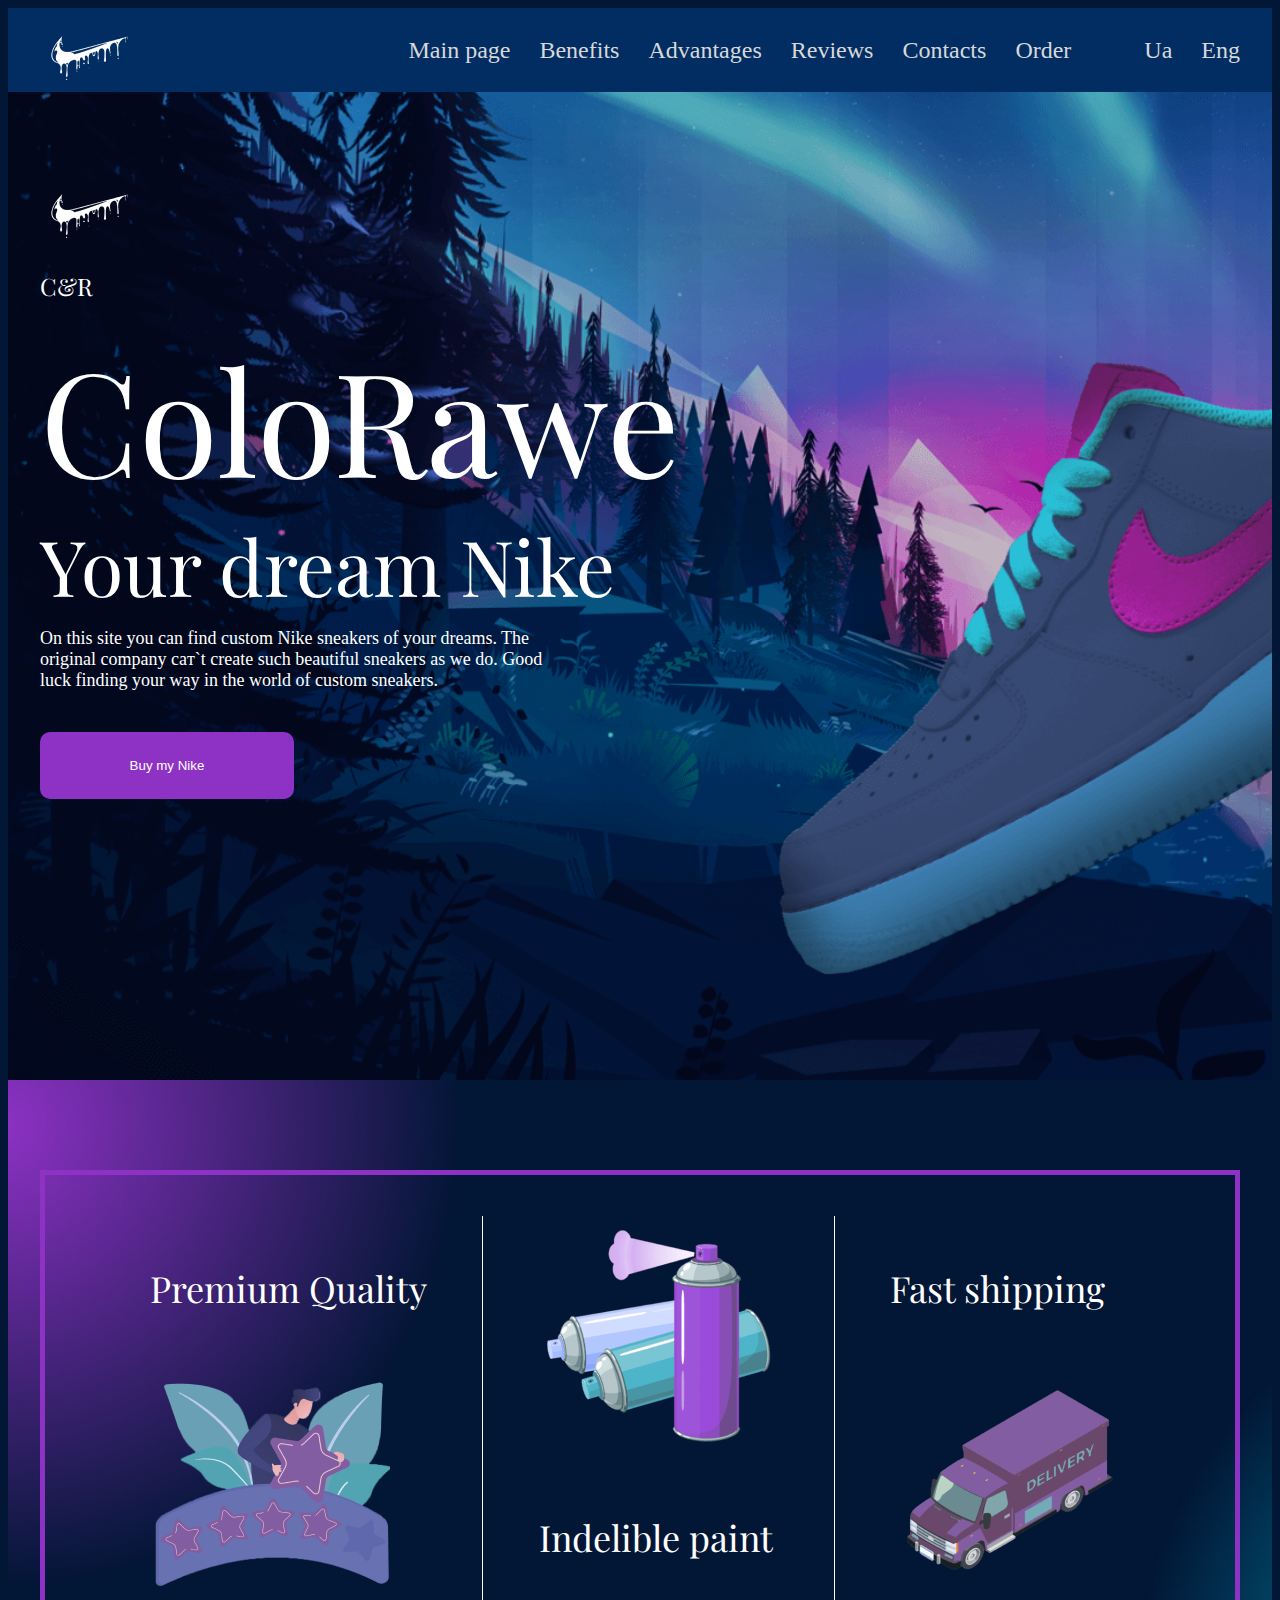
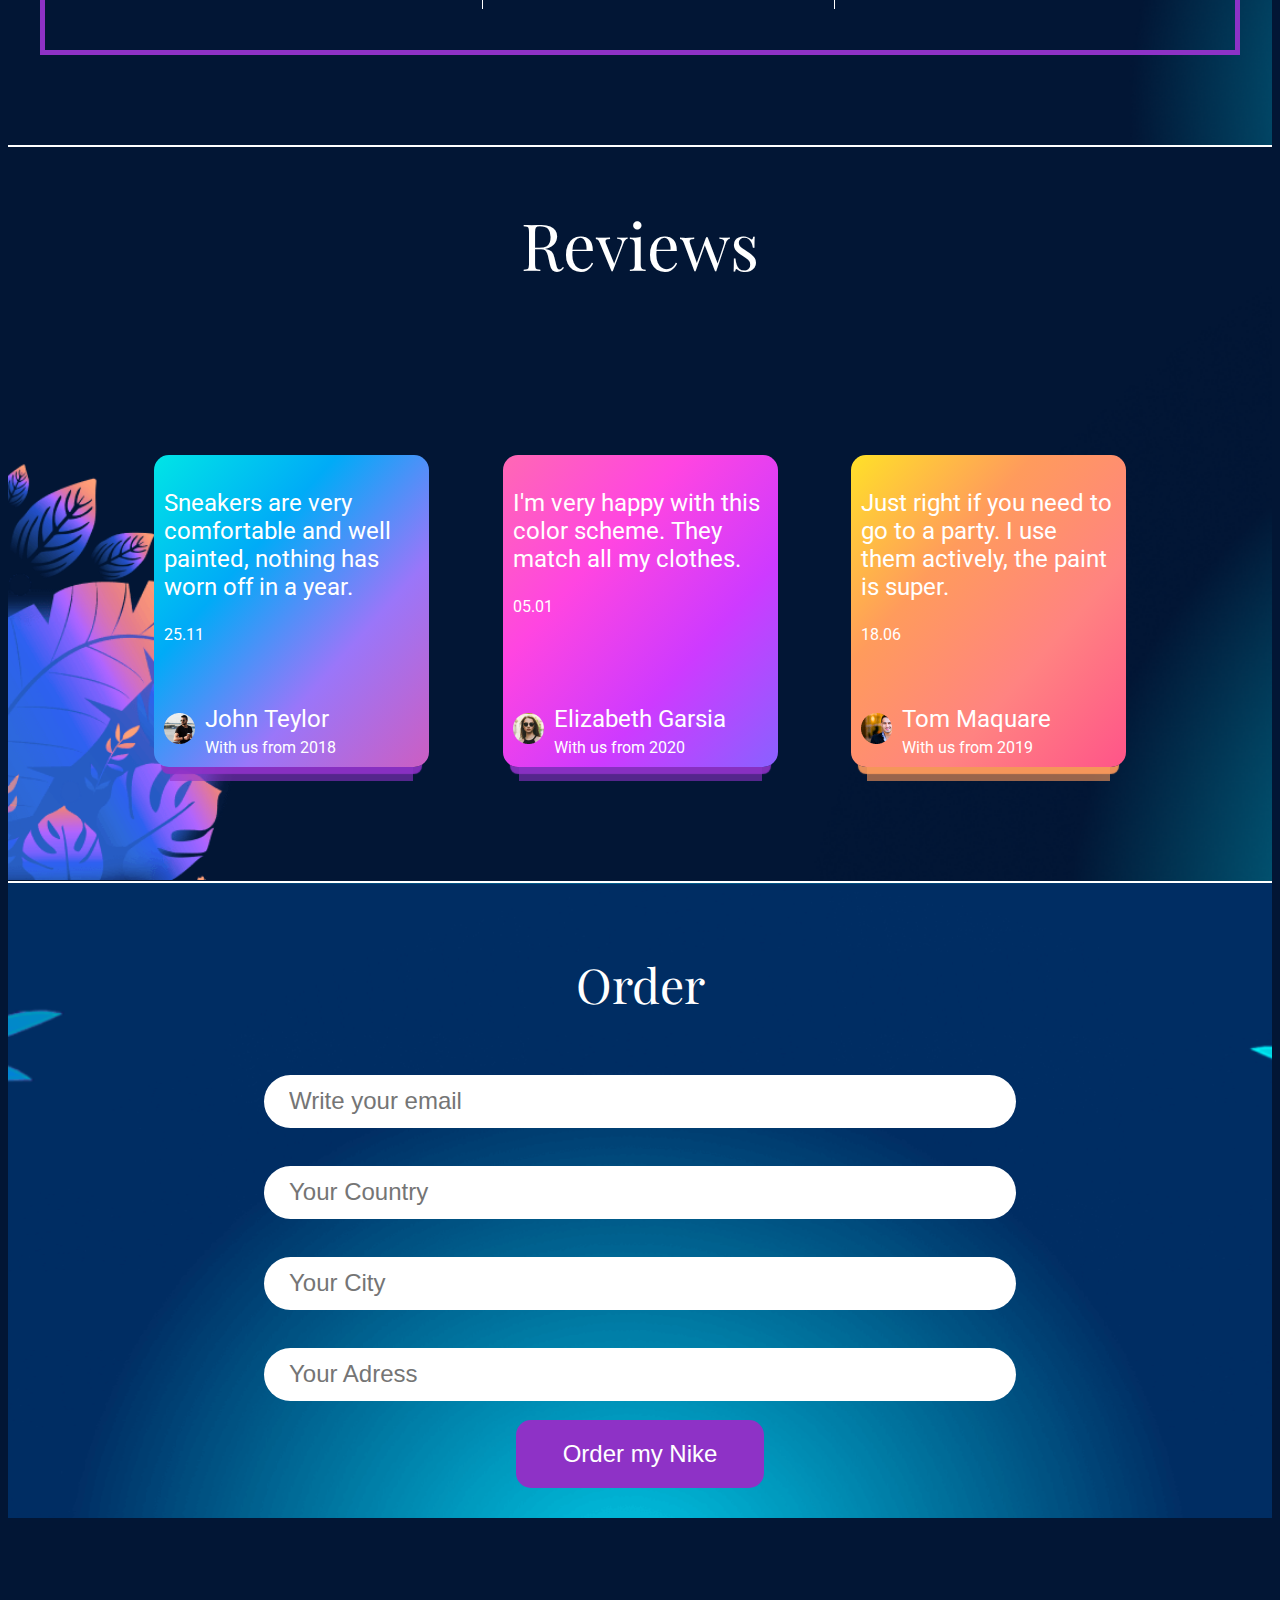
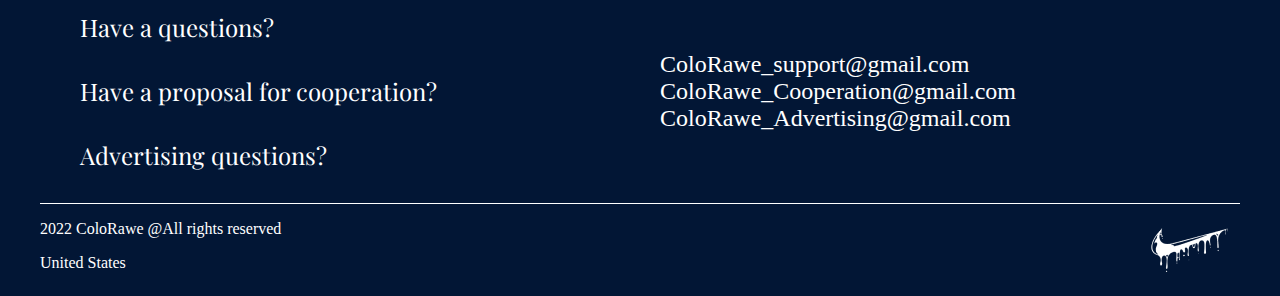
<file: index.html>
<!DOCTYPE html>
<html lang="en">

<head>
    <meta charset="UTF-8">
    <meta name="viewport" content="width=device-width, initial-scale=1.0">
    <title>Document</title>
    <link rel="stylesheet" href="style.css">
    <link rel="stylesheet" href="https://necolas.github.io/normalize.css/8.0.1/normalize.css">
    <link
        href="https://fonts.googleapis.com/css2?family=PT+Serif&family=Playfair+Display:ital,wght@0,400..900;1,400..900&family=Roboto:wght@300;400&display=swap"
        rel="stylesheet">
</head>

<body>
    <header class="header" id="header-flex">
        <div class="container">
            <a href="#">
                <img class="logo1" src="image/logo_nike (1).png">
            </a>
            <nav class="navigation">
                <ul class="navigation-list">
                    <li class="navigation-item">
                        <a href="#" class="navigation-link">Main page</a>
                    </li>
                    <li class="navigation-item">
                        <a href="#" class="navigation-link">Benefits</a>
                    </li>
                    <li class="navigation-item">
                        <a href="#" class="navigation-link">Advantages</a>
                    </li>
                    <li class="navigation-item">
                        <a href="#" class="navigation-link">Reviews</a>
                    </li>
                    <li class="navigation-item">
                        <a href="#" class="navigation-link">Contacts</a>
                    </li>
                    <li class="navigation-item">
                        <a href="#" class="navigation-link">Order</a>
                    </li>
                    <li class="navigation-item">
                        <a href="index2.html" class="navigation-link">Ua</a>
                    </li>
                    <li class="navigation-item">
                        <a href="index.html" class="navigation-link">Eng</a>
                    </li>
                </ul>
            </nav>
        </div>
    </header>
    <main>
        <section class="colorawe">
            <div class="container">
                <article class="colorawe-article">
                    <a href="#" class="logo2"><img src="image/logo_nike (1).png"></a>
                    <h2>С&R</h2>
                    <h1 class="colorrave">ColoRawe</h1>
                    <h2 class="your-dream-nike">Your dream Nike</h2>
                    <p class="colorawe-text">On this site you can find custom Nike sneakers of your dreams.
                        The original company caт`t create such beautiful
                        sneakers as we do.
                        Good luck finding your way in the world of custom sneakers.</p>
                    <button type="submit" class="button">Buy my Nike</button>
                </article>
            </div>
        </section>
        <section class="info">
            <div class="container">
                <article class="article-card">
                    <ul class="info-list">
                        <li class="list-item">
                            <h4>Premium Quality</h4>
                            <img src="image/stars1 (1).png" alt="">
                        </li>
                        <li class="list-item">
                            <img src="image/paint1 (1).png" alt="">
                            <h4>Indelible paint</h4>
                        </li>
                        <li class="list-item">
                            <h4>Fast shipping</h4>
                            <img src="image/car1 (1).png" alt="">
                        </li>
                    </ul>
                </article>
            </div>
        </section>
        <section class="reviews">
            <div class="container">
                <article class="reviews-article">
                    <h2 class="reviewss">Reviews</h2>
                    <ul class="reviews-list">
                        <li class="card-list-item">
                            <div class="reviews-div-text">
                                <p>
                                    Sneakers are very
                                    comfortable and well
                                    painted, nothing has
                                    worn off in a year.
                                </p>
                                <span>25.11</span>
                            </div>

                            <div class="reviews-div">
                                <img src="image/ellipse17 (1).png" class="reviews-img">
                                <div class="reviews-text">
                                    <p>John Teylor</p>
                                    <span>With us from 2018</span>
                                </div>
                            </div>
                        </li>
                        <li class="card-list-item">
                            <div class="reviews-div-text">
                                <p>
                                    I'm very happy with this color scheme.
                                    They match all my clothes.
                                </p>
                                <span>05.01</span>
                            </div>

                            <div class="reviews-div">
                                <img src="image/ellipse18 (1).png" class="reviews-img">
                                <div class="reviews-text">
                                    <p>Elizabeth Garsia</p>
                                    <span>With us from 2020</span>
                                </div>

                            </div>

                        </li>
                        <li class="card-list-item">
                            <div class="reviews-div-text">
                                <p>
                                    Just right if you need to go to a party.
                                    I use them actively, the paint is super.
                                </p>
                                <span>18.06</span>
                            </div>

                            <div class="reviews-div">
                                <img src="image/ellipse19 (1).png" class="reviews-img">
                                <div class="reviews-text">
                                    <p>Tom Maquare</p>
                                    <span>With us from 2019</span>
                                </div>

                            </div>

                        </li>
                    </ul>
            </div>
            </article>
        </section>
        <section class="order">
            <div class="container">
                <h2 class="orderr">Order</h2>
                <form class="form-order">
                    <label class="item-order">
                        <input type="email" name="email" placeholder="Write your email" class="input-order" />
                    </label>
                    <label class="item-order">
                        <input type="text" name="country" placeholder="Your Country" class="input-order" />
                        <label class="item-order">
                        </label>
                    </label>
                    <input type="text" name="city" placeholder="Your City" class="input-order" />
                    <label class="item-order">
                        <input type="text" name="adress" placeholder="Your Adress" class="input-order" />
                    </label>
                    <button type="submit" class="button-order">Order my Nike</button>
                </form>
        </section>
        </div>
    </main>

    <footer class="footer">
        <div class="container">
            <ul class="footer-list">
                <li class="footer-item">
                    <h4>Have a questions?</h4>
                    <h4>Have a proposal for cooperation?</h4>
                    <h4>Advertising questions?</h4>
                </li>
                <li class="footer-item">
                    <a href="ColoRawe_support@gmail.com" class="footer-link">ColoRawe_support@gmail.com</a>
                    <a href="ColoRawe_Cooperation@gmail.com" class="footer-link">ColoRawe_Cooperation@gmail.com</a>
                    <a href="ColoRawe_Advertising@gmail.com" class="footer-link">ColoRawe_Advertising@gmail.com</a>
                </li>
            </ul>
            <div class="footer-div">
                <div class="footer-text">
                    <span>2022 ColoRawe @All rights reserved</span>
                    <p>United States</p>
                </div>
                <a href="#" class="logo"><img src="image/logo_nike (1).png" alt="логотип" class="logo" id="logo2"></a>
            </div>
        </div>
        </div>

    </footer>

</body>

</html>
</file>
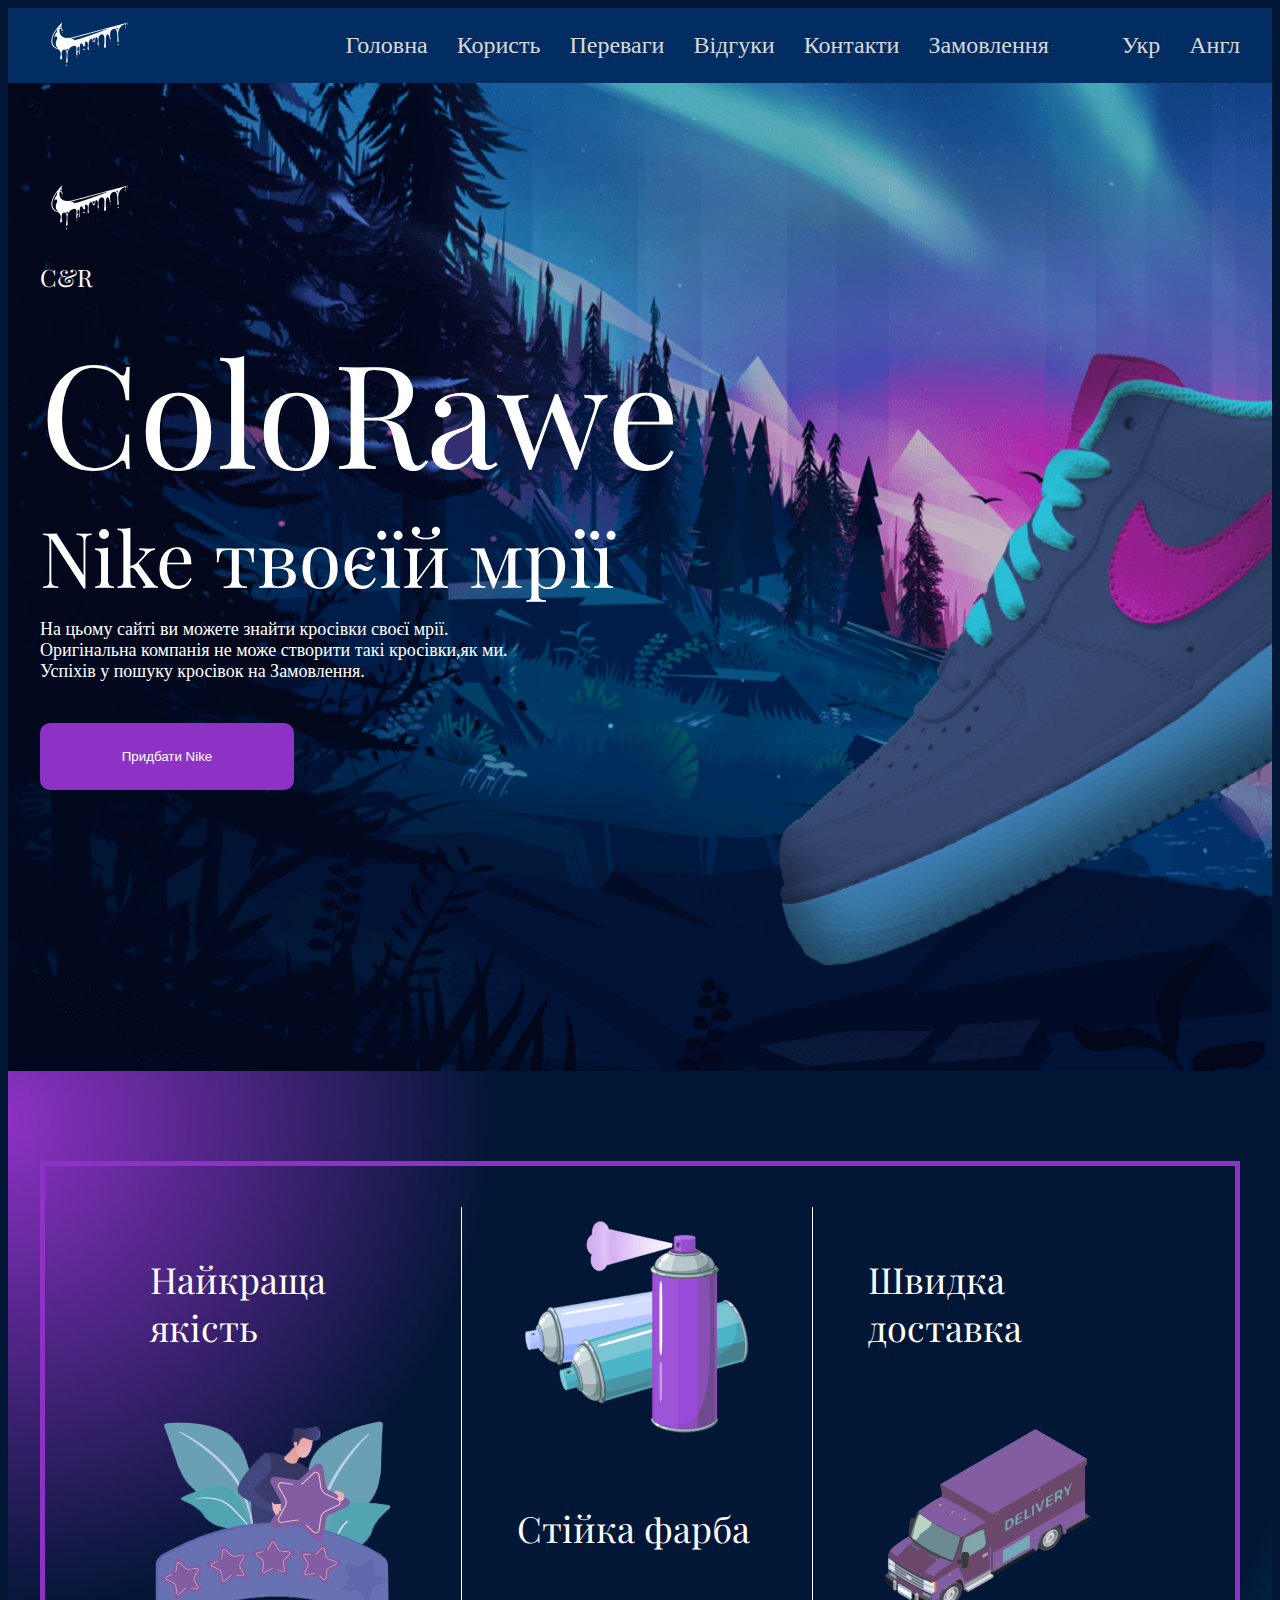
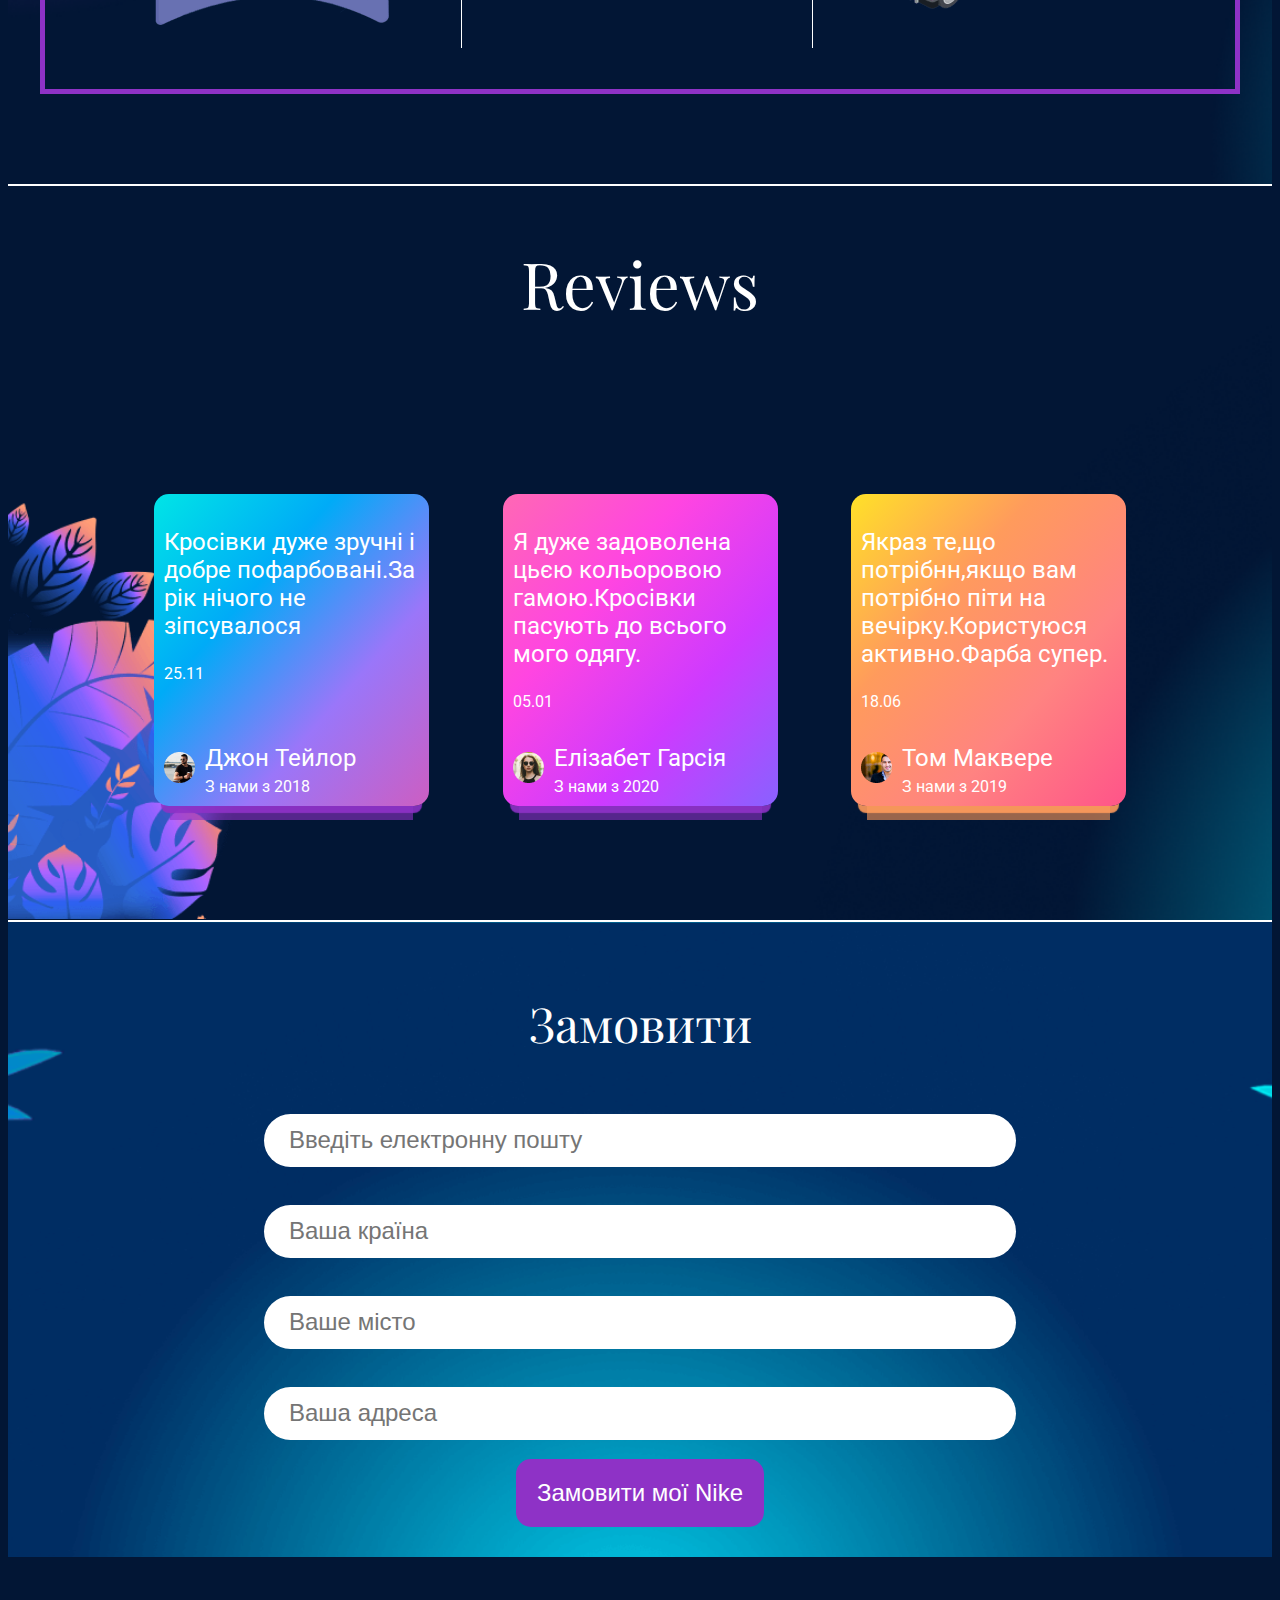
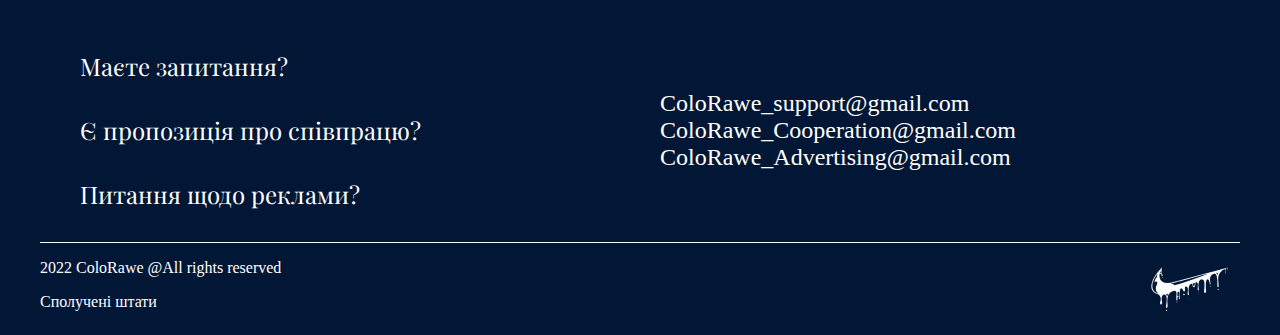
<file: index2.html>
<!DOCTYPE html>
<html lang="en">

<head>
    <meta charset="UTF-8">
    <meta name="viewport" content="width=device-width, initial-scale=1.0">
    <title>Document</title>
    <link rel="stylesheet" href="style.css">
    <link rel="stylesheet" href="https://necolas.github.io/normalize.css/8.0.1/normalize.css">
    <link href="https://fonts.googleapis.com/css2?family=PT+Serif&family=Playfair+Display:ital,wght@0,400..900;1,400..900&family=Roboto:wght@300;400&display=swap"  rel="stylesheet">
</head>

<body>
    <header class="header" id="header-flex">
        <div class="container">
            <a href="#">
                <img class="logo" src="image/logo_nike (1).png">
            </a>
            <nav class="navigation">
                <ul class="navigation-list">
                    <li class="navigation-item">
                        <a href="#" class="navigation-link">Головна</a>
                    </li>
                    <li class="navigation-item">
                        <a href="#" class="navigation-link">Користь</a>
                    </li>
                    <li class="navigation-item">
                        <a href="#" class="navigation-link">Переваги</a>
                    </li>
                    <li class="navigation-item">
                        <a href="#" class="navigation-link">Відгуки</a>
                    </li>
                    <li class="navigation-item">
                        <a href="#" class="navigation-link">Контакти</a>
                    </li>
                    <li class="navigation-item">
                        <a href="#" class="navigation-link">Замовлення</a>
                    </li>
                    <li class="navigation-item">
                        <a href="index2.html" class="navigation-link">Укр</a>
                    </li>
                    <li class="navigation-item">
                        <a href="index.html" class="navigation-link">Англ</a>
                    </li>
                </ul>
            </nav>
        </div>
    </header>
    <main>
        <section class="colorawe">
            <div class="container">
                <article class="colorawe-article">
                    <a href="#" class="logo2"><img src="image/logo_nike (1).png"></a>
                    <h2>С&R</h2>
                    <h1 class="colorrave">ColoRawe</h1>
                    <h2 class="your-dream-nike">Nike твоєїй мрії</h2>
                    <p class="colorawe-text">На цьому сайті ви можете знайти кросівки своєї мрії.
                        Оригінальна компанія не може створити такі кросівки,як ми.
                        Успіхів у пошуку кросівок на Замовлення.</p>
                    <button type="submit" class="button">Придбати Nike</button>
                </article>
            </div>
        </section>
        <section class="info">
            <div class="container">
                <article class="article-card">
                    <ul class="info-list">
                        <li class="list-item">
                            <h4>Найкраща якість</h4>
                            <img src="image/stars1 (1).png" alt="">
                        </li>
                        <li class="list-item">
                            <img src="image/paint1 (1).png" alt="">
                            <h4>Стійка фарба</h4>
                        </li>
                        <li class="list-item">
                            <h4>Швидка доставка</h4>
                            <img src="image/car1 (1).png" alt="">
                        </li>
                    </ul>
                </article>
            </div>
        </section>
        <section class="reviews">
            <div class="container">
                <article class="reviews-article">
                    <h2 class="reviewss">Reviews</h2>
                    <ul class="reviews-list">
                        <li class="card-list-item">
                            <div class="reviews-div-text">
                                <p>
                                   Кросівки дуже зручні і добре пофарбовані.За рік нічого не зіпсувалося
                                </p>
                                <span>25.11</span>
                            </div>

                            <div class="reviews-div">
                                <img src="image/ellipse17 (1).png" class="reviews-img">
                                <div class="reviews-text">
                                    <p>Джон Тейлор</p>
                                    <span>З нами з 2018</span>
                                </div>
                            </div>
                        </li>
                        <li class="card-list-item">
                            <div class="reviews-div-text">
                                <p>
                                   Я дуже задоволена цьєю кольоровою гамою.Кросівки пасують до всього мого одягу.
                                </p>
                                <span>05.01</span>
                            </div>

                            <div class="reviews-div">
                                <img src="image/ellipse18 (1).png" class="reviews-img">
                                <div class="reviews-text">
                                    <p>Елізабет Гарсія</p>
                                    <span>З нами з 2020</span>
                                </div>

                            </div>

                        </li>
                        <li class="card-list-item">
                            <div class="reviews-div-text">
                                <p>
                                    Якраз те,що потрібнн,якщо вам потрібно піти на вечірку.Користуюся активно.Фарба супер.
                                </p>
                                <span>18.06</span>
                            </div>

                            <div class="reviews-div">
                                <img src="image/ellipse19 (1).png" class="reviews-img">
                                <div class="reviews-text">
                                    <p>Том Маквере</p>
                                    <span>З нами з 2019</span>
                                </div>

                            </div>

                        </li>
                    </ul>
            </div>
            </article>
        </section>
        <section class="order">
            <div class="container">
                <h2 class="orderr">Замовити</h2>
                <form class="form-order">
                    <label class="item-order">
                        <input type="email" name="email" placeholder="Введіть електронну пошту" class="input-order" />
                    </label>
                    <label class="item-order">
                        <input type="text" name="country" placeholder="Ваша країна" class="input-order" />
                        <label class="item-order">
                        </label>
                    </label>
                    <input type="text" name="city" placeholder="Ваше місто" class="input-order" />
                    <label class="item-order">
                        <input type="text" name="adress" placeholder="Ваша адреса" class="input-order" />
                    </label>
                    <button type="submit" class="button-order">Замовити мої Nike</button>
                </form>
        </section>
        </div>
    </main>

    <footer class="footer">
        <div class="container">
            <ul class="footer-list">
                <li class="footer-item">
                    <h4>Маєте запитання?</h4>
                    <h4>Є пропозиція про співпрацю?</h4>
                    <h4>Питання щодо реклами?</h4>
                </li>
                <li class="footer-item">
                    <a href="ColoRawe_support@gmail.com" class="footer-link">ColoRawe_support@gmail.com</a>
                    <a href="ColoRawe_Cooperation@gmail.com" class="footer-link">ColoRawe_Cooperation@gmail.com</a>
                    <a href="ColoRawe_Advertising@gmail.com" class="footer-link">ColoRawe_Advertising@gmail.com</a>
                </li>
            </ul>
                    <div class="footer-div">
            <div class="footer-text">
                <span>2022 ColoRawe @All rights reserved</span>
                <p>Сполучені штати</p>
            </div>
            <a href="#" class="logo"><img src="image/logo_nike (1).png" alt="логотип" class="logo" id="logo2"></a>
        </div>
        </div>
    </footer>

</body>

</html>
</file>
<file: style.css>
:root {
    --white-color: #FFFFFF;
    --grey-color: #C7C7C7;
    --gray-color: #D8D8D8;
    --blue-background-color: #012D63;
    --purple-background-color: #8E32C6;
    --dark-blue-background-color: #021635;
}

.container {
    width: 1200px;
    margin: 0 auto;
    padding: 0 15px;
  }


  body{
   background-color: var(--dark-blue-background-color);
  }

a {
    text-decoration: none;
  }

ul{
    list-style: none;
}

.header{
    background-color: var(--blue-background-color);
}

.header .container {
  display: flex;
  align-items: center;
  justify-content: space-between;
}

.header {
  background-color: #012D63;
}


.logo1{
  margin-top: 20px;
  width: 100px;
  height: 60px;
}

.navigation-link{
   color: var(--grey-color);
}

.navigation-link {
  color: var(--gray-color);
}

.navigation-link:hover{
  color: var(--white-color);
}

.navigation-link:focus{
  color: var(--white-color);
}

.navigation-item:not(:nth-child(7)) {
  margin-left: 29px;
}


.navigation-item:nth-child(7) {
  margin-left: 73px;
}


.navigation-list {
    display: flex;
    justify-content: space-between;
  }

.navigation{
  font-size: 24px
}

 .colorawe{
    background-image: url(image/cross_nike\ \(1\).png);
    height: 858px;
    background-size: cover;
 }

 .colorawe-article{
    color: var(--white-color);
 }

 .colorawe p {
    margin-top: 12px;
    font-size: 18px;
    text-wrap: wrap;
    width: 508px;
    font-weight: 400;
}

.colorawe-article{
  padding-top: 94px;
}


 .button{
    background-color: var(--purple-background-color);
    color: var(--white-color);
    width: 254px;
    height: 67px;
    border-radius: 10px;
    border: none;
 }

 .info-list{
    display: flex;
    justify-content: space-between;
    padding: 25px 50px;
 }


 .list-item{
    color: var(--white-color);
 }

 .article-card{
    border-color: var(--purple-background-color);
    border-style: solid;
    border-width: 5px;
 }

 .reviewss{
    display: flex;
    justify-content: center;
    color: var(--white-color);
    font-size: 65px;
 }

 .card-list-item{
  display: flex;
  flex-direction: column;
  justify-content: space-between;
   width: 255px;
   height: 292px;
   border-radius: 15px;
    color: white;
    font-family: "Roboto", sans-serif;
    font-weight: 400;
    font-style: normal;
    padding: 10px;
   }

   .reviews-img{
    width: 31px;
    height: 31px;
    margin-right: 10px;
   }
 
 .reviews-list{
   padding: 93px;
   margin-bottom: 0;
 }


 .card-list-item:nth-child(1){
   background-image: linear-gradient(to right bottom, #00E5E6, #00ABF7, #9A76F9, #CC5EC2);
 }

 .card-list-item:nth-last-child(2){
   background-image: linear-gradient(to right bottom, #FF68B4, #FF45E1, #CE3AFF, #8961FF);
 }

 .card-list-item:nth-child(3){
   background-image: linear-gradient(to right bottom, #FFE128, #FF9B5C, #FF8381, #FF5489);
 }


 .colorawe{
    padding-bottom: 130px;
 }

 .reviews {
  background: url(img/flower.png), url(img/group6.png);
  background-size: 250px, 100%;
  background-repeat: no-repeat;
  background-position: left bottom, center;
}

 .reviews-list{
    display: flex;
    justify-content: space-between;
    color: var(--white-color);
    padding: 114px;
 }

 .colorrave{
   font-size: 144px;
   line-height: auto;
   margin: 0;
 }

 .your-dream-nike{
   font-size: 77px;
   margin: 0;
 }

 .colorawe-text{
   display: flex;
   flex-wrap: wrap;
 }

 .colorawe-text{
   margin-top: 12px;
   margin-bottom: 41px;
   width: 508px;
 }

 .info{
   background-image: url(image/group8\ \(1\).png);
   background-repeat: no-repeat;
   background-size: cover;
   padding: 90px 0;
   
 }
 
li.list-item:not(:last-child){
  border-right: 1px solid white;
}

.list-item{
  font-size: 36px;
  padding: 0 55px;
 }

 .reviews{
 background-image: url(image/flower\ \(1\).png),url(image/group6\ \(1\).png);
  background-size:250px,cover;
  background-position:left bottom, center;
  background-repeat:no-repeat ;
}

 .reviews{
  border-top: 2px solid white;
  border-bottom: 2px solid white;
 }

 h1, h2 , h3 , h4 {
  font-family: "Playfair Display", serif;
  font-optical-sizing: auto;
  font-weight: 400;
  font-style: normal;
}

 
 .reviews-div {
  display: flex;
  flex-direction: row;
  align-items: center;
}

.reviews-text p{
 margin: 5px 0;
}

 .card-list-item p{
  font-size: 24px;
 }


 .card-list-item:not(:last-child){
  box-shadow: 0px 14px 1px -7px rgb(142, 50, 198, 90%), 0px 30px 0px -16px rgb(142, 50, 198, 60%);
 }

 .card-list-item:last-child{
  box-shadow: 0px 14px 1px -7px rgb(255, 155, 92, 90%), 0px 30px 0px -16px rgb(255, 155, 92, 60%);
 }

 .order{
  background-image: url(image/fon_2_tree\ \(1\).png);
  background-position: center;
  background-size: cover;
  padding: 30px 0;
 }

.orderr{
  display: flex;
  justify-content: center;
  color: var(--white-color);
  font-size: 48px;
  font-weight: 400;
}

.form-order{
  display: flex;
  flex-direction: column;
  align-items: center;
}

.input-order{
  border: none;
}

.input-order{
  padding: 12px;
  padding-bottom: 13px;
  padding-left: 25px;
  padding-right: 417px;
  margin: 19px;
  border-radius: 30px;
  font-size: 24px;
}

.input-order:hover{
  width: 350px;
}

.input-order:focus{
  width: 350px;
}

.button-order{
  width: 248px;
  height: 68px;
  border-radius: 15px;
  font-size: 24px;
  font-weight: 400;
  border: none;
  color: var(--white-color);
  background-color: var(--purple-background-color);
}

.footer {
  background-color: #021635;
  color: white;
  padding-top: 45px;
}

.footer-link {
  color: white;
}

.footer-list {
  display: flex;
  justify-content: space-between;
  align-items: center;
  border-bottom: 1px solid;
}

.footer-item {
  font-size: 24px;
  width: 50%;
}

.footer-div{
  display: flex;
  justify-content: space-between;
}
</file>
